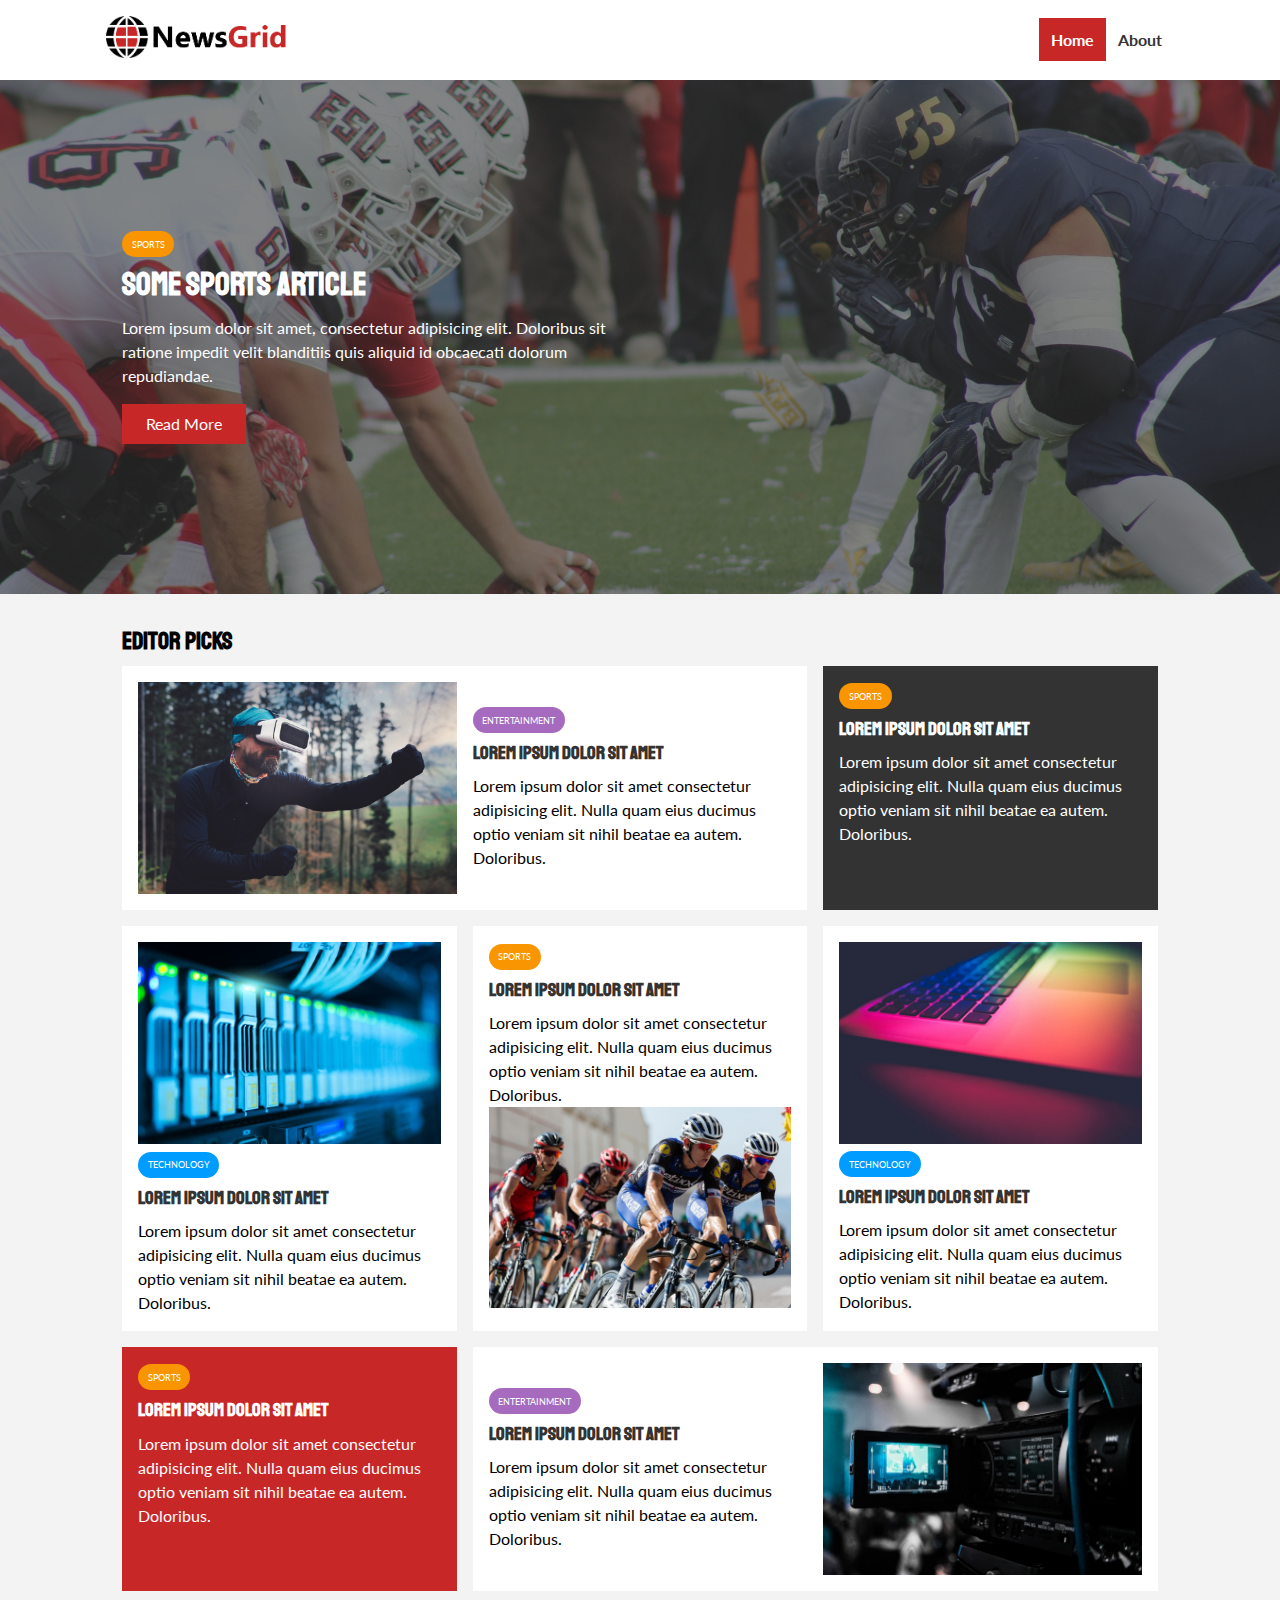
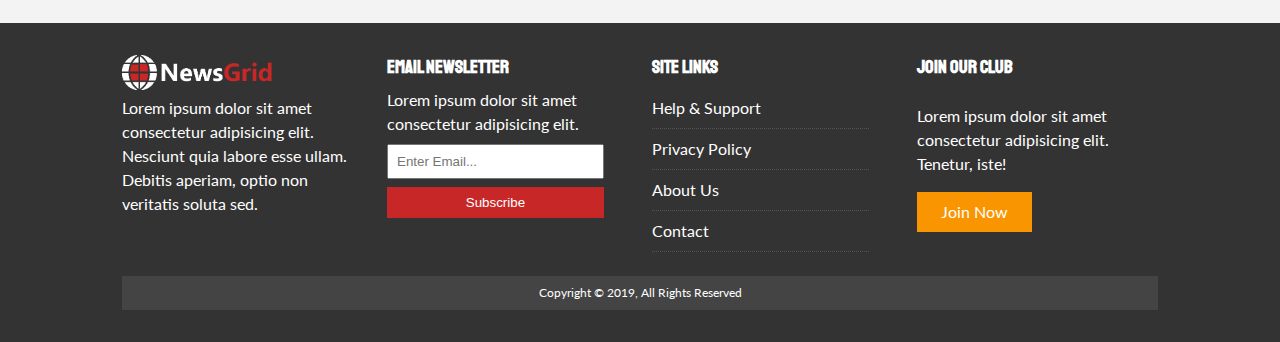
<file: index.html>
<!DOCTYPE html>
<html lang="en">
<head>
  <meta charset="UTF-8">
  <meta name="viewport" content="width=device-width, initial-scale=1.0">
  <meta http-equiv="X-UA-Compatible" content="ie=edge">
  <link rel="stylesheet" href="https://use.fontawesome.com/releases/v5.8.1/css/all.css" 
  integrity="sha384-50oBUHEmvpQ+1lW4y57PTFmhCaXp0ML5d60M1M7uH2+nqUivzIebhndOJK28anvf" crossorigin="anonymous">
  <link href="https://fonts.googleapis.com/css?family=Lato|Staatliches" rel="stylesheet">
  <link rel="stylesheet" href="./css/style.css">
  <link rel="stylesheet" media="screen and (max-width: 768px)" href="./css/mobile.css">
  <link rel="shortcut icon" type="image/x-icon" href="favicon.ico">
  <title>NewsGrid | Latest News</title>
</head>
<body>
<!-- Navbar -->
<nav id="main-nav">
  <div class="container">
    <a href="index.html"><img src="./img/logo.png" alt="NewsGrid" class="logo"></a>
    <div class="social">
      <a href="http://facebook.com" target="_blank"><i class="fab fa-facebook fa-2x"></i></a>
      <a href="http://twitter.com" target="_blank"><i class="fab fa-twitter fa-2x"></i></a>
      <a href="http://instagram.com" target="_blank"><i class="fab fa-instagram fa-2x"></i></a>
      <a href="http://youtube.com" target="_blank"><i class="fab fa-youtube fa-2x"></i></a>
    </div>
    <ul>
      <li><a class="current" href="index.html">Home</a></li>
      <li><a href="about.html">About</a></li>
    </ul>
  </div>
</nav>

<!-- Showcase -->
<header id="showcase">
  <div class="container">
    <div class="showcase-container">
      <div class="showcase-content">
        <div class="category category-sports">Sports</div>
        <h1>Some Sports Article</h1>
        <p>Lorem ipsum dolor sit amet, consectetur adipisicing elit. 
          Doloribus sit ratione impedit velit blanditiis quis aliquid 
          id obcaecati dolorum repudiandae.</p>
          <a href="article.html" class="btn btn-primary">Read More</a>
      </div>
    </div>
  </div>
</header>

<!-- Home Articles -->
<section id="home-articles" class="py-2">
  <div class="container">
      <h2>Editor Picks</h2>
      <div class="articles-container">
        <article class="card">
          <img src="img/articles/ent1.jpg" alt="">
          <div>
            <div class="category category-ent">Entertainment</div>
            <h3>
              <a href="article.html">Lorem ipsum dolor sit amet</a>
            </h3>
            <p>Lorem ipsum dolor sit amet consectetur adipisicing elit. 
              Nulla quam eius ducimus optio veniam sit nihil beatae ea autem. Doloribus.</p>
          </div>
        </article>
        <article class="card bg-dark">
          <div class="category category-sports">Sports</div>
          <h3>
            <a href="article.html">Lorem ipsum dolor sit amet</a>
          </h3>
          <p>Lorem ipsum dolor sit amet consectetur adipisicing elit. 
            Nulla quam eius ducimus optio veniam sit nihil beatae ea autem. Doloribus.</p>
        </article>
        <article class="card">
          <img src="img/articles/tech1.jpg" alt="">
          <div class="category category-tech">Technology</div>
          <h3>
            <a href="article.html">Lorem ipsum dolor sit amet</a>
          </h3>
          <p>Lorem ipsum dolor sit amet consectetur adipisicing elit. 
            Nulla quam eius ducimus optio veniam sit nihil beatae ea autem. Doloribus.</p>
        </article>
        <article class="card">
          <div class="category category-sports">Sports</div>
          <h3>
            <a href="article.html">Lorem ipsum dolor sit amet</a>
          </h3>
          <p>Lorem ipsum dolor sit amet consectetur adipisicing elit. 
            Nulla quam eius ducimus optio veniam sit nihil beatae ea autem. Doloribus.</p>
          <img src="img/articles/sports1.jpg" alt="">
        </article>
        <article class="card">
          <img src="img/articles/tech2.jpg" alt="">
          <div class="category category-tech">Technology</div>
          <h3>
            <a href="article.html">Lorem ipsum dolor sit amet</a>
          </h3>
          <p>Lorem ipsum dolor sit amet consectetur adipisicing elit. 
            Nulla quam eius ducimus optio veniam sit nihil beatae ea autem. Doloribus.</p>
        </article>
        <article class="card bg-primary">
          <div class="category category-sports">Sports</div>
          <h3>
            <a href="article.html">Lorem ipsum dolor sit amet</a>
          </h3>
          <p>Lorem ipsum dolor sit amet consectetur adipisicing elit. 
            Nulla quam eius ducimus optio veniam sit nihil beatae ea autem. Doloribus.</p>
        </article>
        <article class="card">
          <div>
            <div class="category category-ent">Entertainment</div>
            <h3>
              <a href="article.html">Lorem ipsum dolor sit amet</a>
            </h3>
            <p>Lorem ipsum dolor sit amet consectetur adipisicing elit. 
              Nulla quam eius ducimus optio veniam sit nihil beatae ea autem. Doloribus.</p>
          </div>
          <img src="img/articles/ent2.jpg" alt="">
        </article>
      </div>
  </div>
</section>

<!-- Footer -->
<footer id="main-footer" class="py-2">
  <div class="container footer-container">
    <div>
      <img src="./img/logo_light.png" alt="NewsGrid">
      <p>Lorem ipsum dolor sit amet consectetur adipisicing elit. 
        Nesciunt quia labore esse ullam. Debitis aperiam, optio 
        non veritatis soluta sed.</p>
    </div>
    <div>
      <h3>Email Newsletter</h3>
      <p>Lorem ipsum dolor sit amet consectetur adipisicing elit.</p>
      <form>
        <input type="email" placeholder="Enter Email...">
        <input type="submit" value="Subscribe" class="btn btn-primary">
      </form>
    </div>
    <div>
      <h3>Site Links</h3>
      <ul class="list">
        <li><a href="#">Help & Support</a></li>
        <li><a href="#">Privacy Policy</a></li>
        <li><a href="#">About Us</a></li>
        <li><a href="#">Contact</a></li>
      </ul>
    </div>
    <div>
      <h3>Join Our Club</h3>
      <p class="my-1">Lorem ipsum dolor sit amet consectetur adipisicing elit. Tenetur, iste!</p>
      <a href="#" class="btn btn-secondary">Join Now</a>
    </div>
    <div>
      <p>
        Copyright &copy; 2019, All Rights Reserved
      </p>
    </div>
  </div>
</footer>

</body>
</html>
</file>
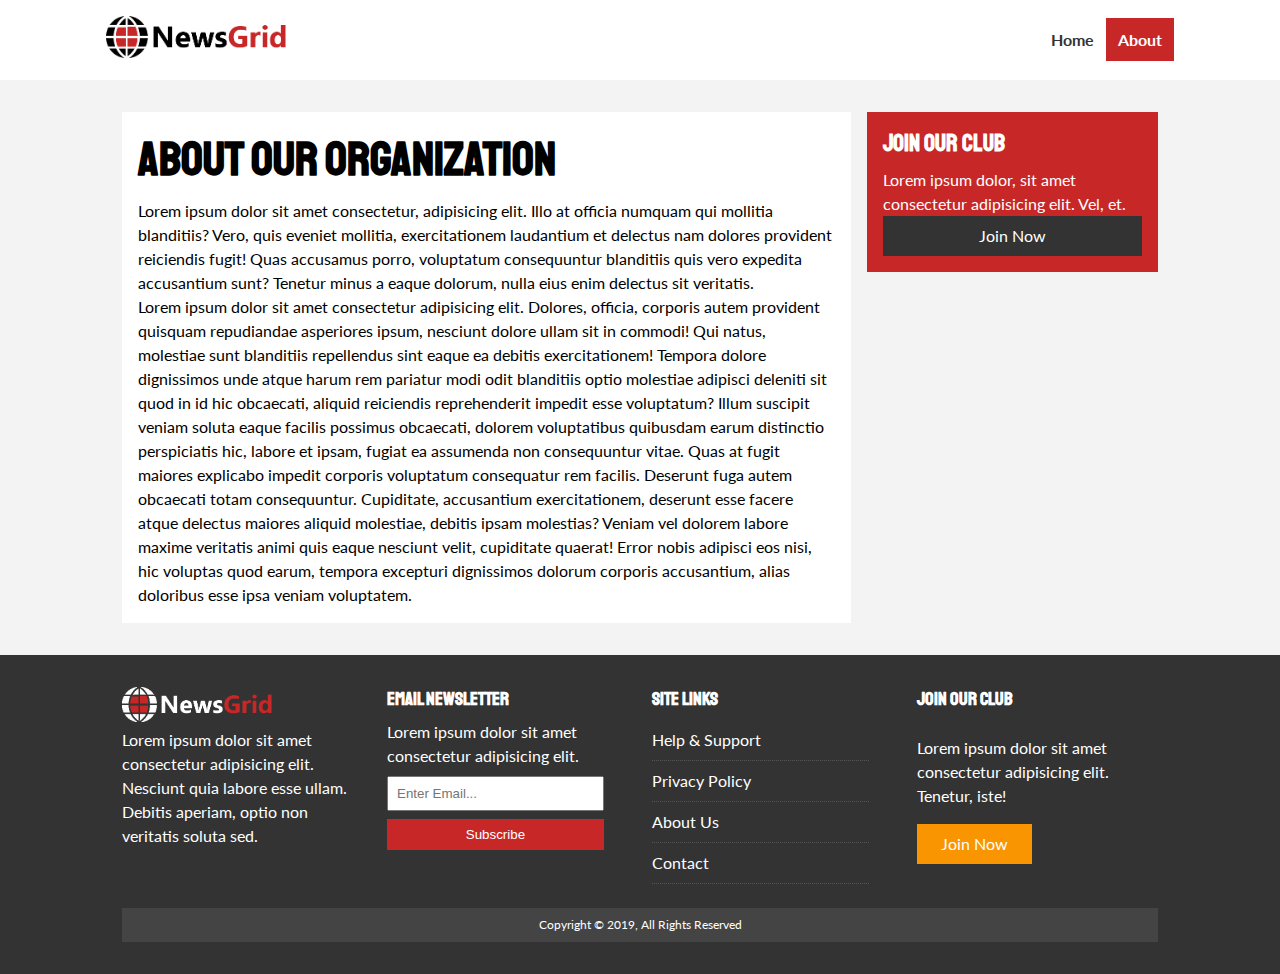
<file: about.html>
<!DOCTYPE html>
<html lang="en">
<head>
  <meta charset="UTF-8">
  <meta name="viewport" content="width=device-width, initial-scale=1.0">
  <meta http-equiv="X-UA-Compatible" content="ie=edge">
  <link rel="stylesheet" href="https://use.fontawesome.com/releases/v5.8.1/css/all.css" 
  integrity="sha384-50oBUHEmvpQ+1lW4y57PTFmhCaXp0ML5d60M1M7uH2+nqUivzIebhndOJK28anvf" crossorigin="anonymous">
  <link href="https://fonts.googleapis.com/css?family=Lato|Staatliches" rel="stylesheet">
  <link rel="stylesheet" href="./css/style.css">
  <link rel="stylesheet" media="screen and (max-width: 768px)" href="./css/mobile.css">
  <link rel="shortcut icon" type="image/x-icon" href="favicon.ico">
  <title>NewsGrid | About Us</title>
</head>
<body>
<!-- Navbar -->
<nav id="main-nav">
  <div class="container">
    <a href="index.html"><img src="./img/logo.png" alt="NewsGrid" class="logo"></a>
    <div class="social">
      <a href="http://facebook.com" target="_blank"><i class="fab fa-facebook fa-2x"></i></a>
      <a href="http://twitter.com" target="_blank"><i class="fab fa-twitter fa-2x"></i></a>
      <a href="http://instagram.com" target="_blank"><i class="fab fa-instagram fa-2x"></i></a>
      <a href="http://youtube.com" target="_blank"><i class="fab fa-youtube fa-2x"></i></a>
    </div>
    <ul>
      <li><a href="index.html">Home</a></li>
      <li><a class="current" href="about.html">About</a></li>
    </ul>
  </div>
</nav>

<!-- About -->
<section id="about">
  <div class="container">
    <div class="page-container">
      <article class="card">
        <h1 class="l-heading">About Our Organization</h1>
        <p>Lorem ipsum dolor sit amet consectetur, adipisicing elit. 
          Illo at officia numquam qui mollitia blanditiis? Vero, quis 
          eveniet mollitia, exercitationem laudantium et delectus nam 
          dolores provident reiciendis fugit! Quas accusamus porro, 
          voluptatum consequuntur blanditiis quis vero expedita accusantium 
          sunt? Tenetur minus a eaque dolorum, nulla eius enim delectus 
          sit veritatis.</p>
          <p>Lorem ipsum dolor sit amet consectetur adipisicing elit. Dolores, 
            officia, corporis autem provident quisquam repudiandae asperiores 
            ipsum, nesciunt dolore ullam sit in commodi! Qui natus, molestiae 
            sunt blanditiis repellendus sint eaque ea debitis exercitationem! 
            Tempora dolore dignissimos unde atque harum rem pariatur modi odit 
            blanditiis optio molestiae adipisci deleniti sit quod in id hic 
            obcaecati, aliquid reiciendis reprehenderit impedit esse voluptatum? 
            Illum suscipit veniam soluta eaque facilis possimus obcaecati, dolorem 
            voluptatibus quibusdam earum distinctio perspiciatis hic, labore et 
            ipsam, fugiat ea assumenda non consequuntur vitae. Quas at fugit 
            maiores explicabo impedit corporis voluptatum consequatur rem facilis. 
            Deserunt fuga autem obcaecati totam consequuntur. Cupiditate, accusantium 
            exercitationem, deserunt esse facere atque delectus maiores aliquid molestiae, 
            debitis ipsam molestias? Veniam vel dolorem labore maxime veritatis animi 
            quis eaque nesciunt velit, cupiditate quaerat! Error nobis adipisci eos nisi, 
            hic voluptas quod earum, tempora excepturi dignissimos dolorum corporis 
            accusantium, alias doloribus esse ipsa veniam voluptatem.</p>
      </article>
      <aside class="card bg-primary">
        <h2>Join Our Club</h2>
        <p>Lorem ipsum dolor, sit amet consectetur adipisicing elit. Vel, et.</p>
        <a href="" class="btn btn-dark btn-block">Join Now</a>
      </aside>
    </div>
  </div>
</section>


<!-- Footer -->
<footer id="main-footer" class="py-2">
  <div class="container footer-container">
    <div>
      <img src="./img/logo_light.png" alt="NewsGrid">
      <p>Lorem ipsum dolor sit amet consectetur adipisicing elit. 
        Nesciunt quia labore esse ullam. Debitis aperiam, optio 
        non veritatis soluta sed.</p>
    </div>
    <div>
      <h3>Email Newsletter</h3>
      <p>Lorem ipsum dolor sit amet consectetur adipisicing elit.</p>
      <form>
        <input type="email" placeholder="Enter Email...">
        <input type="submit" value="Subscribe" class="btn btn-primary">
      </form>
    </div>
    <div>
      <h3>Site Links</h3>
      <ul class="list">
        <li><a href="#">Help & Support</a></li>
        <li><a href="#">Privacy Policy</a></li>
        <li><a href="#">About Us</a></li>
        <li><a href="#">Contact</a></li>
      </ul>
    </div>
    <div>
      <h3>Join Our Club</h3>
      <p class="my-1">Lorem ipsum dolor sit amet consectetur adipisicing elit. Tenetur, iste!</p>
      <a href="#" class="btn btn-secondary">Join Now</a>
    </div>
    <div>
      <p>
        Copyright &copy; 2019, All Rights Reserved
      </p>
    </div>
  </div>
</footer>

</body>
</html>
</file>
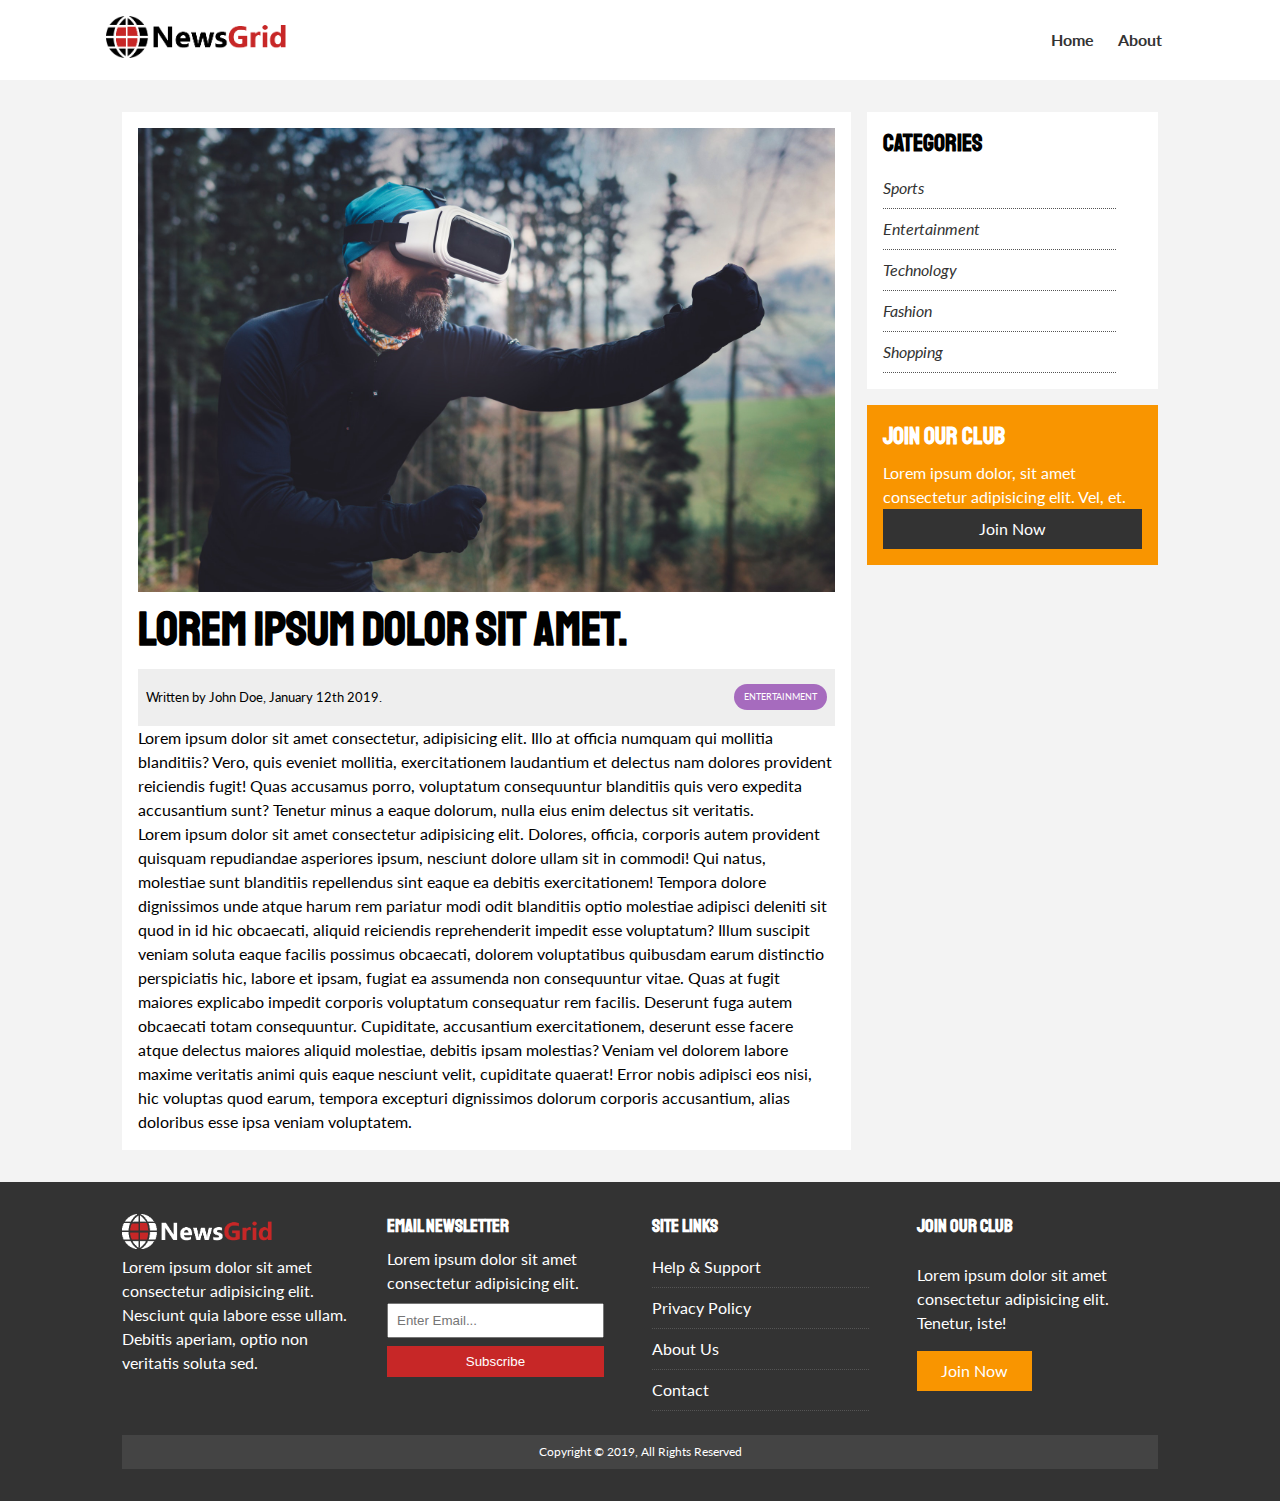
<file: article.html>
<!DOCTYPE html>
<html lang="en">
<head>
  <meta charset="UTF-8">
  <meta name="viewport" content="width=device-width, initial-scale=1.0">
  <meta http-equiv="X-UA-Compatible" content="ie=edge">
  <link rel="stylesheet" href="https://use.fontawesome.com/releases/v5.8.1/css/all.css" 
  integrity="sha384-50oBUHEmvpQ+1lW4y57PTFmhCaXp0ML5d60M1M7uH2+nqUivzIebhndOJK28anvf" crossorigin="anonymous">
  <link href="https://fonts.googleapis.com/css?family=Lato|Staatliches" rel="stylesheet">
  <link rel="stylesheet" href="./css/style.css">
  <link rel="stylesheet" media="screen and (max-width: 768px)" href="./css/mobile.css">
  <link rel="shortcut icon" type="image/x-icon" href="favicon.ico">
  <title>NewsGrid | Latest News</title>
</head>
<body>

<!-- Navbar -->
<nav id="main-nav">
  <div class="container">
    <a href="index.html"><img src="./img/logo.png" alt="NewsGrid" class="logo"></a>
    <div class="social">
      <a href="http://facebook.com" target="_blank"><i class="fab fa-facebook fa-2x"></i></a>
      <a href="http://twitter.com" target="_blank"><i class="fab fa-twitter fa-2x"></i></a>
      <a href="http://instagram.com" target="_blank"><i class="fab fa-instagram fa-2x"></i></a>
      <a href="http://youtube.com" target="_blank"><i class="fab fa-youtube fa-2x"></i></a>
    </div>
    <ul>
      <li><a href="index.html">Home</a></li>
      <li><a href="about.html">About</a></li>
    </ul>
  </div>
</nav>

<!-- Content -->
<!-- About -->
<section id="article">
    <div class="container">
      <div class="page-container">
        <article class="card">
          <img src="./img/articles/ent1.jpg" alt="">
          <h1 class="l-heading">Lorem ipsum dolor sit amet.</h1>
          <div class="meta">
            <small>
              <i class="fas fa-user"></i> Written by John Doe, January 12th 2019.
            </small>
            <div class="category category-ent">Entertainment</div>
          </div>
          <p>Lorem ipsum dolor sit amet consectetur, adipisicing elit. 
            Illo at officia numquam qui mollitia blanditiis? Vero, quis 
            eveniet mollitia, exercitationem laudantium et delectus nam 
            dolores provident reiciendis fugit! Quas accusamus porro, 
            voluptatum consequuntur blanditiis quis vero expedita accusantium 
            sunt? Tenetur minus a eaque dolorum, nulla eius enim delectus 
            sit veritatis.</p>
            <p>Lorem ipsum dolor sit amet consectetur adipisicing elit. Dolores, 
              officia, corporis autem provident quisquam repudiandae asperiores 
              ipsum, nesciunt dolore ullam sit in commodi! Qui natus, molestiae 
              sunt blanditiis repellendus sint eaque ea debitis exercitationem! 
              Tempora dolore dignissimos unde atque harum rem pariatur modi odit 
              blanditiis optio molestiae adipisci deleniti sit quod in id hic 
              obcaecati, aliquid reiciendis reprehenderit impedit esse voluptatum? 
              Illum suscipit veniam soluta eaque facilis possimus obcaecati, dolorem 
              voluptatibus quibusdam earum distinctio perspiciatis hic, labore et 
              ipsam, fugiat ea assumenda non consequuntur vitae. Quas at fugit 
              maiores explicabo impedit corporis voluptatum consequatur rem facilis. 
              Deserunt fuga autem obcaecati totam consequuntur. Cupiditate, accusantium 
              exercitationem, deserunt esse facere atque delectus maiores aliquid molestiae, 
              debitis ipsam molestias? Veniam vel dolorem labore maxime veritatis animi 
              quis eaque nesciunt velit, cupiditate quaerat! Error nobis adipisci eos nisi, 
              hic voluptas quod earum, tempora excepturi dignissimos dolorum corporis 
              accusantium, alias doloribus esse ipsa veniam voluptatem.</p>
        </article>

        <aside id="categories" class="card">
          <h2>Categories</h2>
          <ul class="list">
            <li><a href="#"><i class="fas fa-chevron-right"> Sports</i></a></li>
            <li><a href="#"><i class="fas fa-chevron-right"> Entertainment</i></a></li>
            <li><a href="#"><i class="fas fa-chevron-right"> Technology</i></a></li>
            <li><a href="#"><i class="fas fa-chevron-right"> Fashion</i></a></li>
            <li><a href="#"><i class="fas fa-chevron-right"> Shopping</i></a></li>
          </ul>
        </aside>
        <aside class="card bg-secondary">
          <h2>Join Our Club</h2>
          <p>Lorem ipsum dolor, sit amet consectetur adipisicing elit. Vel, et.</p>
          <a href="" class="btn btn-dark btn-block">Join Now</a>
        </aside>
      </div>
    </div>
  </section>

<!-- Footer -->
<footer id="main-footer" class="py-2">
  <div class="container footer-container">
    <div>
      <img src="./img/logo_light.png" alt="NewsGrid">
      <p>Lorem ipsum dolor sit amet consectetur adipisicing elit. 
        Nesciunt quia labore esse ullam. Debitis aperiam, optio 
        non veritatis soluta sed.</p>
    </div>
    <div>
      <h3>Email Newsletter</h3>
      <p>Lorem ipsum dolor sit amet consectetur adipisicing elit.</p>
      <form>
        <input type="email" placeholder="Enter Email...">
        <input type="submit" value="Subscribe" class="btn btn-primary">
      </form>
    </div>
    <div>
      <h3>Site Links</h3>
      <ul class="list">
        <li><a href="#">Help & Support</a></li>
        <li><a href="#">Privacy Policy</a></li>
        <li><a href="#">About Us</a></li>
        <li><a href="#">Contact</a></li>
      </ul>
    </div>
    <div>
      <h3>Join Our Club</h3>
      <p class="my-1">Lorem ipsum dolor sit amet consectetur adipisicing elit. Tenetur, iste!</p>
      <a href="#" class="btn btn-secondary">Join Now</a>
    </div>
    <div>
      <p>
        Copyright &copy; 2019, All Rights Reserved
      </p>
    </div>
  </div>
</footer>

</body>
</html>
</file>
<file: css/style.css>
:root {
  --primary-color: #c72727;
  --secondary-color: #f99500;
  --light-color: #f3f3f3;
  --dark-color: #333;
  --hover-social: #3b5998;
  --max-width: 1100px;
}

.category {
  --sports-color: #f99500;
  --ent-color: #a66bbe;
  --tech-color: #009cff;
}

* {
  margin: 0;
  padding: 0;
  box-sizing: border-box;
}

body {
  font-family: 'Lato', sans-serif;
  line-height: 1.5;
  background: var(--light-color);
}

a {
  color: var(--dark-color);
  text-decoration: none;
}

ul {
  list-style: none;
}

img {
  width: 100%;
}

h1, h2, h3, h4, h5, h6 {
  font-family: 'Staatliches', cursive;
  margin-bottom: .55rem;
  line-height: 1.3;
}

p {padding: 0.5ream 0}

/* Utility */
.container {
  max-width: var(--max-width);
  margin: auto;
  padding: 0 2rem;
  overflow: hidden;
}

.category {
  display: inline-block;
  color: #fff;
  font-size: 0.55rem;
  text-transform: uppercase;
  padding: 0.4rem 0.6rem;
  border-radius: 15px;
  margin-bottom: 0.5rem;

}

.btn {
  display: inline-block;
  border: none;
  background: var(--dark-color);
  color: #fff;
  padding: 0.5rem 1.5rem;
}

.category-sports {background: var(--sports-color)}
.category-ent {background: var(--ent-color)}
.category-tech {background: var(--tech-color)}

.btn-light {background: var(--light-color)}
.btn-primary {background: var(--primary-color)}
.btn-secondary {background: var(--secondary-color)}

.btn:hover {
  opacity: 0.8;
}

.btn-block {
  display: block;
  width: 100%;
  text-align: center;
}

.card {
  background: #fff;
  padding: 1rem;
}

.bg-dark {
  background: var(--dark-color);
  color: #fff;
}

.bg-primary {
  background: var(--primary-color);
  color: #fff;
}

.bg-secondary {
  background: var(--secondary-color);
  color: #fff;
}

/* Margin top-bottom */
.my-1 {padding: 1rem 0}
.my-2 {padding: 2rem 0}
.my-3 {padding: 3rem 0}

/* Padding top-bottom */
.py-1 {padding: 1.5rem 0}
.py-2 {padding: 2rem 0}
.py-3 {padding: 3rem 0}

/* Padding all around */
.p-1 {padding: 1.5rem }
.p-2 {padding: 2rem }
.p-3 {padding: 3rem }

/* bg-... troubleshoot - title colors already declared but not displying! */
.bg-dark h1,
.bg-dark h2,
.bg-dark h3,
.bg-dark a,
.bg-primary h1,
.bg-primary h2,
.bg-primary h3,
.bg-primary a,
.bg-secondary h1,
.bg-secondary h2,
.bg-secondary h3,
.bg-secondary a {
  color: #fff;
}

.list li {
  padding: 0.5rem 0;
  border-bottom: #555 dotted 1px;
  width: 90%;
}

.list li a:hover {
  color: var(--primary-color) !important;
}

.l-heading {
  font-size: 3rem;
}

/* Inner page grid container */
.page-container {
  display: grid;
  grid-template-columns: 5fr 2fr;
  margin: 2rem 0;
  grid-gap: 1rem;
}

.page-container > *:first-child {
  grid-row: 1 / span 3;
}

/* Navigation */
#main-nav {
  background: #fff;
  position: sticky;
  top: 0;
  z-index: 2;
}

#main-nav .container {
  display: grid;
  grid-template-columns: 6fr 3fr 2fr;
  padding: 1rem;
  align-items: center;
}

#main-nav .logo {
  width: 180px;
}

#main-nav ul {
  justify-self: end;
  display: flex;
}

#main-nav ul li a {
  padding: 0.75rem;
  font-weight: bold;
}

#main-nav ul li a.current {
  background: var(--primary-color);
  color: #fff;
}

#main-nav ul li a:hover {
  background: var(--light-color);
  color: var(--dark-color);
}

#main-nav .social {
  justify-self: center;
}

#main-nav .social i {
  color: #777;
  margin-right: .5rem;
}

#main-nav .social i:hover {
  color: var(--hover-social);
}

/* Showcase */
#showcase {
  color: #fff;
  background: var(--dark-color);
  padding: 2rem;
  position: relative;
}

#showcase:before{
  content: '';
  background: url('../img/featured.jpg') no-repeat center center/cover;
  position: absolute;
  top: 0;
  left: 0;
  width: 100%;
  height: 100%;
  opacity: 0.4;
}

#showcase .showcase-container {
  display: grid;
  grid-template-columns: repeat(2, 1fr);
  justify-content: center;
  align-items: center;
  height: 50vh;
}

#showcase .showcase-content {
  z-index: 1;
}

#showcase .showcase-content p {
  margin-bottom: 1rem;
}

/* Home Articles */
#home-articles .articles-container {
  display: grid;
  grid-template-columns: repeat(3, 1fr);
  grid-gap: 1rem;
}

#home-articles .articles-container > *:first-child {
  display: grid;
  grid-template-columns: repeat(2, 1fr);
  grid-gap: 1rem;
  align-items: center;
  grid-column: 1 / span 2;
}

#home-articles .articles-container > *:last-child {
  display: grid;
  grid-template-columns: repeat(2, 1fr);
  grid-gap: 1rem;
  align-items: center;
  grid-column: 2 / span 2;
}

#article .meta {
  display: flex;
  justify-content: space-between;
  align-items: center;
  background: #eee;
  padding: 0.5rem;
}

#article .meta .category {
  margin-top: 0.4rem;
}

/* Footer */
#main-footer {
  background: var(--dark-color);
  color: #fff;
}

#main-footer img {
  width: 150px;
}

#main-footer a {
  color: #fff;
}

#main-footer .footer-container {
  display: grid;
  grid-template-columns: repeat(4, 1fr);
  grid-gap: 1.5rem;
}

#main-footer .footer-container > *:last-child {
  background: #444;
  grid-column: 1 / span 4;
  padding: 0.5rem;
  text-align: center;
  font-size: 0.75rem;
}

#main-footer .footer-container input[type="email"] {
  width:90%;
  padding: 0.5rem;
  margin: 0.5rem 0;
}

#main-footer .footer-container input[type="submit"] {
  width: 90%;
}
</file>
<file: css/mobile.css>
/* Navigation */
#main-nav .social {
  display: none;
}

#main-nav .container {
  grid-template-columns: 1fr;
  grid-gap: 1.2rem;
}

#main-nav ul,
#main-nav a {
  justify-self: center;
}

#main-nav ul li a {
  padding: 0.5rem;
}

/* Articles */
#home-articles .articles-container {
  grid-template-columns: repeat(2, 1fr); 
}

#home-articles .articles-container > *:first-child,
#home-articles .articles-container > *:last-child {
  grid-template-columns: 1fr;
  grid-column: 1;
}

#main-footer .container .footer-container > *:last-child {
  grid-column: 1;
}

@media(max-width: 600px){
  /* Stack Grid Items */
  #showcase .showcase-container,
  #home-articles .articles-container,
  #main-footer .footer-container {
    grid-template-columns: 1fr;
  }

  #main-footer .footer-container > *:last-child {
    grid-column: 1;
  }

  #main-footer .footer-container > * {
    border-bottom: #444 dotted 1px;
    padding-bottom: 1rem;
  }

  #main-footer .footer-container > *:nth-child(3) {
    border-bottom: none;
  }

  #main-footer .footer-container input[type="email"] {
    margin-left: 5%;
    width: 90%;
  }

  #main-footer .footer-container .btn {
    text-align: center;
    margin-left: 5%;
    width: 90%;
  }

  .page-container {
    grid-template-columns: 1fr;
    text-align: justify;
  }

  .page-container h1 {
    text-align: center;
  }

  .page-container > *:first-child {
    grid-row: 1;
  }

  .l-heading {
    font-size: 2rem;
  }

}
</file>
